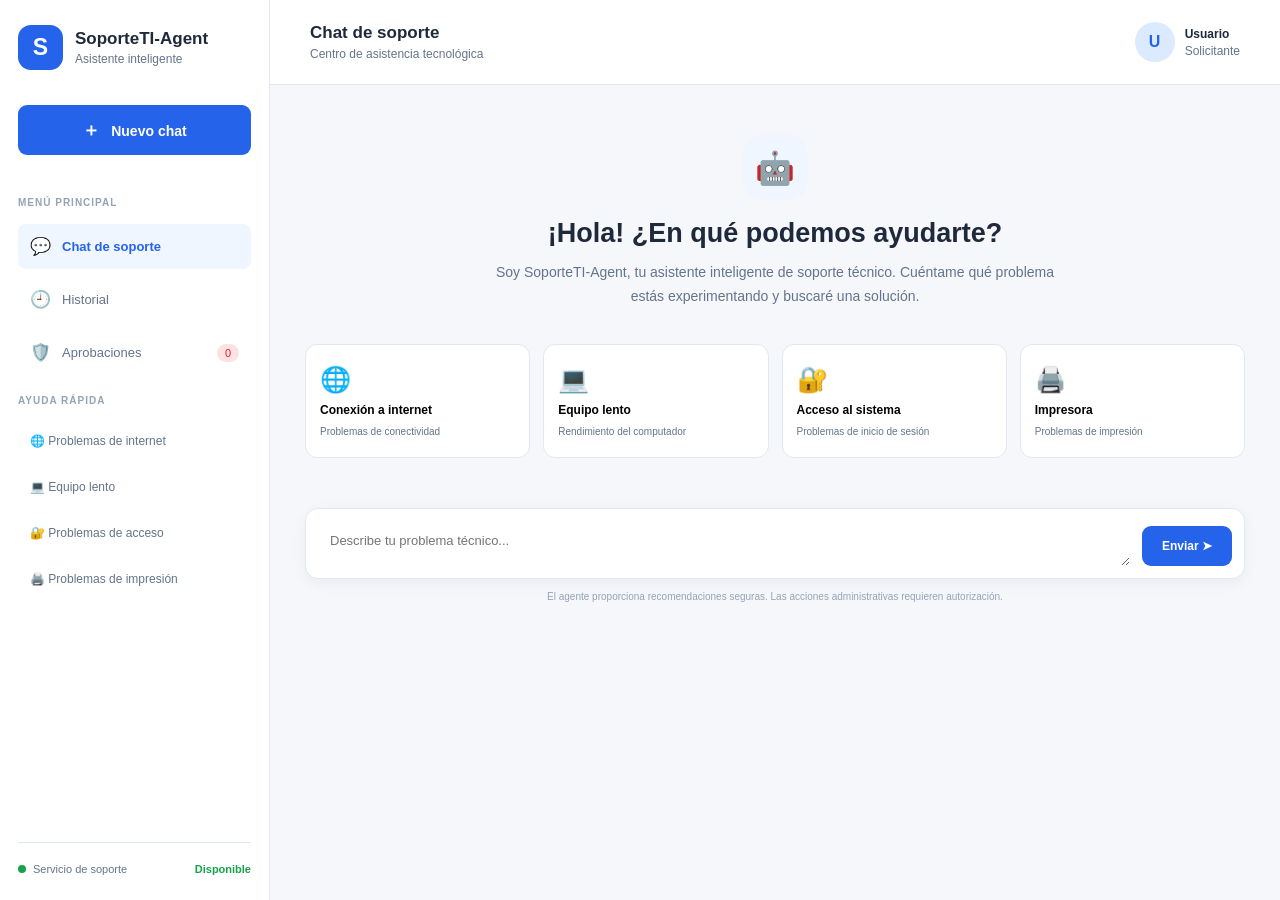
<file: frontend/index.html>
<!DOCTYPE html>
<html lang="es">
<head>
    <meta charset="UTF-8">
    <meta name="viewport" content="width=device-width, initial-scale=1.0">
    <meta name="description" content="Agente inteligente de soporte TI">
    <title>SoporteTI-Agent | Asistente de soporte</title>

    <link rel="stylesheet" href="css/styles.css">
</head>

<body>

    <div class="app-container">

        <!-- MENU LATERAL -->
        <aside class="sidebar">

            <div class="brand">
                <div class="brand-icon">S</div>
                <div>
                    <h2>SoporteTI-Agent</h2>
                    <span>Asistente inteligente</span>
                </div>
            </div>

            <button class="new-chat" id="newChat">
                <span>＋</span> Nuevo chat
            </button>

            <nav class="navigation">

                <p class="nav-title">MENÚ PRINCIPAL</p>

                <a href="#" class="nav-link active" data-section="chat">
                    <span>💬</span> Chat de soporte
                </a>

                <a href="#" class="nav-link" data-section="history">
                    <span>🕘</span> Historial
                </a>

                <a href="#" class="nav-link" data-section="approval">
                    <span>🛡️</span> Aprobaciones
                    <span class="nav-badge" id="approvalCount">0</span>
                </a>

                <p class="nav-title">AYUDA RÁPIDA</p>

                <button class="quick-option" data-question="No tengo conexión a internet">
                    🌐 Problemas de internet
                </button>

                <button class="quick-option" data-question="Mi computador está lento">
                    💻 Equipo lento
                </button>

                <button class="quick-option" data-question="No puedo iniciar sesión">
                    🔐 Problemas de acceso
                </button>

                <button class="quick-option" data-question="Tengo problemas con mi impresora">
                    🖨️ Problemas de impresión
                </button>

            </nav>

            <div class="sidebar-footer">
                <div class="status-dot"></div>
                <span>Servicio de soporte</span>
                <strong>Disponible</strong>
            </div>

        </aside>


        <!-- CONTENIDO PRINCIPAL -->
        <main class="main-content">

            <header class="topbar">

                <div>
                    <h3 id="pageTitle">Chat de soporte</h3>
                    <p>Centro de asistencia tecnológica</p>
                </div>

                <div class="user-profile">
                    <div class="user-avatar">U</div>
                    <div>
                        <strong>Usuario</strong>
                        <span>Solicitante</span>
                    </div>
                </div>

            </header>


            <!-- SECCION CHAT -->
            <section class="chat-section" id="chatSection">

                <div class="welcome-message">

                    <div class="welcome-icon">🤖</div>

                    <h1>¡Hola! ¿En qué podemos ayudarte?</h1>

                    <p>
                        Soy SoporteTI-Agent, tu asistente inteligente
                        de soporte técnico. Cuéntame qué problema
                        estás experimentando y buscaré una solución.
                    </p>

                </div>


                <!-- ACCESOS RAPIDOS -->
                <div class="quick-cards">

                    <button class="quick-card" data-question="No tengo conexión a internet">
                        <span>🌐</span>
                        <strong>Conexión a internet</strong>
                        <small>Problemas de conectividad</small>
                    </button>

                    <button class="quick-card" data-question="Mi computador está lento">
                        <span>💻</span>
                        <strong>Equipo lento</strong>
                        <small>Rendimiento del computador</small>
                    </button>

                    <button class="quick-card" data-question="No puedo iniciar sesión">
                        <span>🔐</span>
                        <strong>Acceso al sistema</strong>
                        <small>Problemas de inicio de sesión</small>
                    </button>

                    <button class="quick-card" data-question="Tengo problemas con mi impresora">
                        <span>🖨️</span>
                        <strong>Impresora</strong>
                        <small>Problemas de impresión</small>
                    </button>

                </div>


                <!-- CONVERSACION -->
                <div class="conversation" id="conversation"></div>


                <!-- RESPUESTAS QUE REQUIEREN APROBACION -->
                <div id="approvalNotice" class="approval-notice hidden">
                    <strong>⚠️ Revisión humana requerida</strong>
                    <p>
                        Este caso necesita aprobación antes de continuar.
                    </p>
                </div>


                <!-- CAMPO DE MENSAJE -->
                <form class="chat-input-container" id="chatForm">

                    <textarea
                        id="messageInput"
                        placeholder="Describe tu problema técnico..."
                        rows="1"
                        required
                    ></textarea>

                    <button type="submit" id="sendButton">
                        Enviar ➤
                    </button>

                </form>

                <p class="input-disclaimer">
                    El agente proporciona recomendaciones seguras.
                    Las acciones administrativas requieren autorización.
                </p>

            </section>


            <!-- SECCION HISTORIAL -->
            <section class="content-section hidden" id="historySection">

                <h1>Historial de conversaciones</h1>

                <p>Consulta tus conversaciones anteriores.</p>

                <div id="historyList" class="history-list">
                    <div class="empty-state">
                        <span>🕘</span>
                        <h3>No hay conversaciones todavía</h3>
                        <p>Cuando utilices el agente, aparecerán aquí.</p>
                    </div>
                </div>

            </section>


            <!-- SECCION APROBACIONES -->
            <section class="content-section hidden" id="approvalSection">

                <h1>Casos pendientes de aprobación</h1>

                <p>Solicitudes que requieren revisión humana.</p>

                <div id="approvalList" class="approval-list">
                    <div class="empty-state">
                        <span>🛡️</span>
                        <h3>No tienes casos pendientes</h3>
                        <p>Los casos que necesiten autorización aparecerán aquí.</p>
                    </div>
                </div>

            </section>

        </main>

    </div>

    <script src="js/app.js"></script>

</body>
</html>
</file>
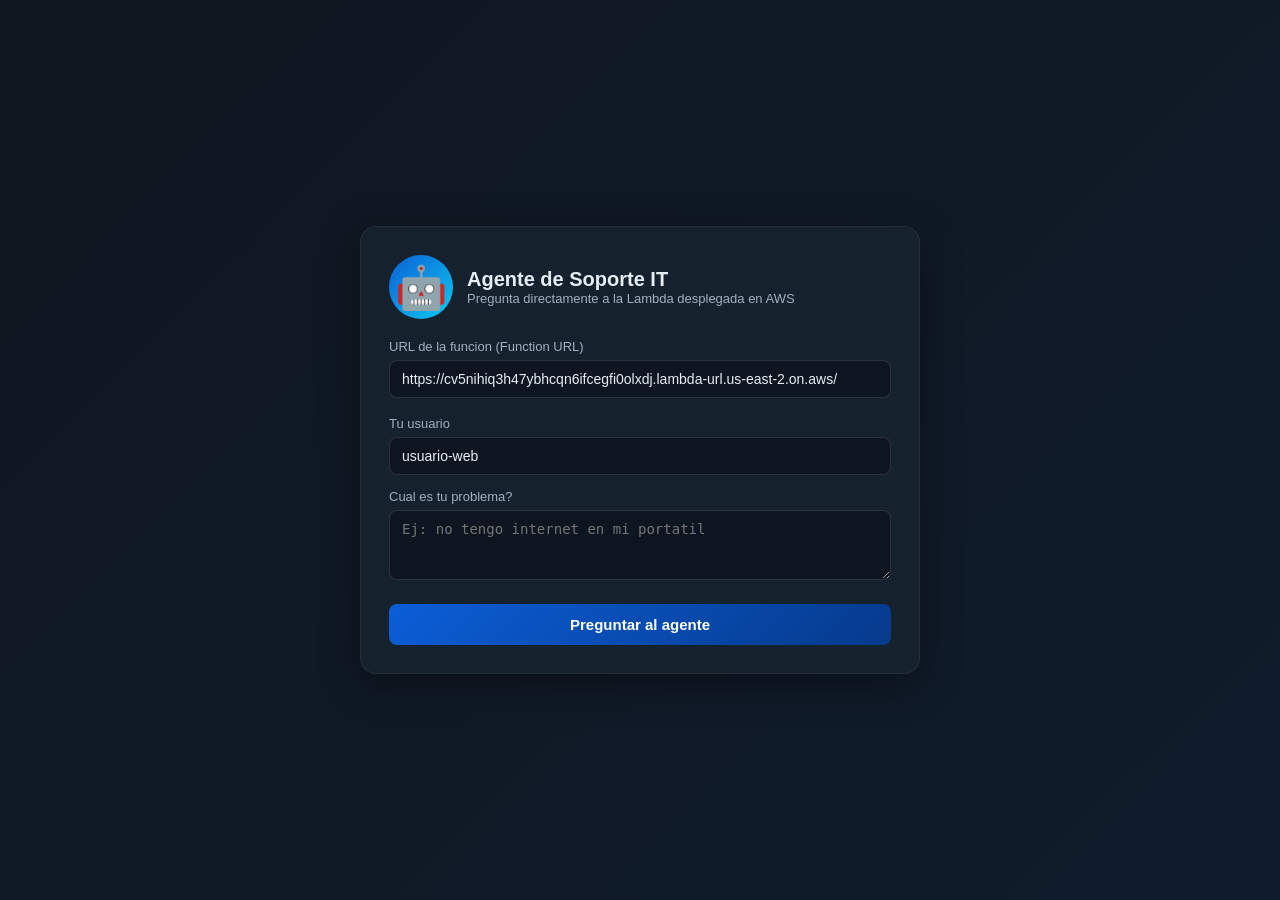
<file: lambda/agentesoporit-lambda-v01/test-agente.html>
<!DOCTYPE html>
<html lang="es">
<head>
<meta charset="UTF-8">
<title>Agente de Soporte IT</title>
<style>
  :root {
    --azul: #0b5ed7;
    --azul-oscuro: #063a8c;
    --teal: #0dcaf0;
    --fondo: #0f1720;
    --tarjeta: #16212e;
    --texto: #e6edf3;
    --texto-suave: #9fb0c0;
    --exito: #2ecc71;
    --alerta: #f1c40f;
  }
  * { box-sizing: border-box; }
  body {
    margin: 0;
    min-height: 100vh;
    background: linear-gradient(135deg, var(--fondo), #101c2c);
    font-family: "Segoe UI", Arial, sans-serif;
    color: var(--texto);
    display: flex;
    align-items: center;
    justify-content: center;
    padding: 24px;
  }
  .card {
    width: 100%;
    max-width: 560px;
    background: var(--tarjeta);
    border-radius: 16px;
    box-shadow: 0 10px 40px rgba(0,0,0,0.4);
    padding: 28px;
    border: 1px solid rgba(255,255,255,0.06);
  }
  .header {
    display: flex;
    align-items: center;
    gap: 14px;
    margin-bottom: 20px;
  }
  .robot {
    font-size: 42px;
    background: linear-gradient(135deg, var(--azul), var(--teal));
    width: 64px;
    height: 64px;
    border-radius: 50%;
    display: flex;
    align-items: center;
    justify-content: center;
  }
  h1 {
    font-size: 20px;
    margin: 0;
  }
  h1 span {
    display: block;
    font-size: 13px;
    font-weight: normal;
    color: var(--texto-suave);
  }
  label {
    display: block;
    font-size: 13px;
    color: var(--texto-suave);
    margin: 14px 0 6px;
  }
  input, textarea {
    width: 100%;
    padding: 10px 12px;
    border-radius: 8px;
    border: 1px solid rgba(255,255,255,0.12);
    background: #0d1620;
    color: var(--texto);
    font-size: 14px;
  }
  textarea { resize: vertical; min-height: 70px; }
  button {
    margin-top: 20px;
    width: 100%;
    padding: 12px;
    border: none;
    border-radius: 8px;
    background: linear-gradient(135deg, var(--azul), var(--azul-oscuro));
    color: white;
    font-size: 15px;
    font-weight: 600;
    cursor: pointer;
  }
  button:hover { filter: brightness(1.1); }
  button:disabled { opacity: 0.6; cursor: not-allowed; }
  .respuesta {
    margin-top: 20px;
    padding: 16px;
    border-radius: 10px;
    background: #0d1620;
    border-left: 4px solid var(--teal);
    display: none;
    white-space: pre-wrap;
    font-size: 14px;
  }
  .respuesta.ok { border-left-color: var(--exito); }
  .respuesta.escalar { border-left-color: var(--alerta); }
  .respuesta.error { border-left-color: #e74c3c; }
  .meta {
    margin-top: 10px;
    font-size: 12px;
    color: var(--texto-suave);
  }
  .url-config {
    margin-bottom: 4px;
  }
</style>
</head>
<body>
  <div class="card">
    <div class="header">
      <div class="robot">🤖</div>
      <h1>Agente de Soporte IT
        <span>Pregunta directamente a la Lambda desplegada en AWS</span>
      </h1>
    </div>

    <label for="url">URL de la funcion (Function URL)</label>
    <input id="url" class="url-config" type="text"
      value="https://cv5nihiq3h47ybhcqn6ifcegfi0olxdj.lambda-url.us-east-2.on.aws/" />

    <label for="userId">Tu usuario</label>
    <input id="userId" type="text" value="usuario-web" />

    <label for="question">Cual es tu problema?</label>
    <textarea id="question" placeholder="Ej: no tengo internet en mi portatil"></textarea>

    <button id="btnPreguntar">Preguntar al agente</button>

    <div id="respuesta" class="respuesta"></div>
  </div>

<script>
  const btn = document.getElementById("btnPreguntar");
  const caja = document.getElementById("respuesta");

  btn.addEventListener("click", async () => {
    const url = document.getElementById("url").value.trim();
    const userId = document.getElementById("userId").value.trim() || "usuario-web";
    const question = document.getElementById("question").value.trim();

    caja.style.display = "block";
    caja.className = "respuesta";
    caja.textContent = "Consultando al agente...";
    btn.disabled = true;

    const payload = {
      request_id: "req-" + Date.now(),
      user_id: userId,
      question: question,
      channel: "web-test"
    };

    try {
      const res = await fetch(url, {
        method: "POST",
        headers: { "Content-Type": "application/json" },
        body: JSON.stringify(payload)
      });
      const data = await res.json();

      if (data.status === "error") {
        caja.className = "respuesta error";
        caja.textContent = "Error: " + JSON.stringify(data.missing_fields || data);
      } else {
        caja.className = data.next_action === "escalar_a_humano" ? "respuesta escalar" : "respuesta ok";
        caja.innerHTML =
          "<strong>Respuesta:</strong> " + data.answer +
          '<div class="meta">Fuente: ' + data.source +
          " · Accion: " + data.next_action +
          " · request_id: " + data.request_id + "</div>";
      }
    } catch (err) {
      caja.className = "respuesta error";
      caja.textContent = "No se pudo conectar con la funcion: " + err.message;
    } finally {
      btn.disabled = false;
    }
  });
</script>
</body>
</html>
</file>
<file: frontend/css/styles.css>
/* =====================================
   CONFIGURACION GENERAL
===================================== */

:root {
    --primary: #2563eb;
    --primary-dark: #1d4ed8;
    --primary-light: #eff6ff;
    --background: #f5f7fb;
    --white: #ffffff;
    --text: #1e293b;
    --text-light: #64748b;
    --border: #e2e8f0;
    --success: #16a34a;
    --warning: #f59e0b;
    --shadow: 0 4px 15px rgba(15, 23, 42, 0.05);
}

* {
    margin: 0;
    padding: 0;
    box-sizing: border-box;
}

body {
    font-family: "Segoe UI", Arial, sans-serif;
    background: var(--background);
    color: var(--text);
}

button,
textarea {
    font-family: inherit;
}

button {
    cursor: pointer;
}


/* =====================================
   ESTRUCTURA PRINCIPAL
===================================== */

.app-container {
    display: flex;
    min-height: 100vh;
}


/* =====================================
   MENU LATERAL
===================================== */

.sidebar {
    width: 270px;
    min-height: 100vh;
    background: var(--white);
    border-right: 1px solid var(--border);
    padding: 25px 18px;
    display: flex;
    flex-direction: column;
    flex-shrink: 0;
}

.brand {
    display: flex;
    align-items: center;
    gap: 12px;
    margin-bottom: 35px;
}

.brand-icon {
    width: 45px;
    height: 45px;
    border-radius: 13px;
    background: var(--primary);
    color: white;
    display: flex;
    align-items: center;
    justify-content: center;
    font-size: 23px;
    font-weight: bold;
}

.brand h2 {
    font-size: 17px;
    color: var(--text);
}

.brand span {
    font-size: 12px;
    color: var(--text-light);
}

.new-chat {
    width: 100%;
    padding: 13px;
    border: none;
    border-radius: 9px;
    background: var(--primary);
    color: white;
    font-size: 14px;
    font-weight: 600;
    margin-bottom: 30px;
    transition: 0.2s;
}

.new-chat:hover {
    background: var(--primary-dark);
}

.new-chat span {
    font-size: 18px;
    margin-right: 7px;
}

.navigation {
    display: flex;
    flex-direction: column;
    gap: 8px;
}

.nav-title {
    font-size: 10px;
    font-weight: bold;
    letter-spacing: 1px;
    color: #94a3b8;
    margin: 12px 0 8px;
}

.nav-link,
.quick-option {
    display: flex;
    align-items: center;
    gap: 11px;
    padding: 12px;
    border-radius: 8px;
    text-decoration: none;
    color: var(--text-light);
    font-size: 13px;
    background: transparent;
    border: none;
    text-align: left;
    width: 100%;
    transition: 0.2s;
}

.nav-link:hover,
.quick-option:hover {
    background: var(--primary-light);
    color: var(--primary);
}

.nav-link.active {
    background: var(--primary-light);
    color: var(--primary);
    font-weight: 600;
}

.nav-link span:first-child {
    font-size: 17px;
}

.nav-badge {
    margin-left: auto;
    background: #fee2e2;
    color: #dc2626;
    border-radius: 20px;
    padding: 3px 8px;
    font-size: 11px;
}

.quick-option {
    font-size: 12px;
}

.sidebar-footer {
    margin-top: auto;
    border-top: 1px solid var(--border);
    padding-top: 20px;
    display: flex;
    align-items: center;
    gap: 7px;
    font-size: 11px;
    color: var(--text-light);
}

.sidebar-footer strong {
    color: var(--success);
    margin-left: auto;
}

.status-dot {
    width: 8px;
    height: 8px;
    border-radius: 50%;
    background: var(--success);
}


/* =====================================
   CONTENIDO PRINCIPAL
===================================== */

.main-content {
    flex: 1;
    min-width: 0;
    display: flex;
    flex-direction: column;
}

.topbar {
    height: 85px;
    background: var(--white);
    border-bottom: 1px solid var(--border);
    display: flex;
    justify-content: space-between;
    align-items: center;
    padding: 0 40px;
}

.topbar h3 {
    font-size: 17px;
    margin-bottom: 4px;
}

.topbar p {
    font-size: 12px;
    color: var(--text-light);
}

.user-profile {
    display: flex;
    align-items: center;
    gap: 10px;
}

.user-avatar {
    width: 40px;
    height: 40px;
    background: #dbeafe;
    color: var(--primary);
    border-radius: 50%;
    display: flex;
    align-items: center;
    justify-content: center;
    font-weight: bold;
}

.user-profile strong,
.user-profile span {
    display: block;
    font-size: 12px;
}

.user-profile span {
    color: var(--text-light);
    margin-top: 3px;
}


/* =====================================
   SECCION DEL CHAT
===================================== */

.chat-section {
    width: 100%;
    max-width: 1050px;
    margin: 0 auto;
    padding: 50px 35px 25px;
}

.welcome-message {
    text-align: center;
    margin-bottom: 35px;
}

.welcome-icon {
    width: 65px;
    height: 65px;
    margin: 0 auto 18px;
    background: var(--primary-light);
    border-radius: 20px;
    display: flex;
    align-items: center;
    justify-content: center;
    font-size: 32px;
}

.welcome-message h1 {
    font-size: 27px;
    margin-bottom: 12px;
}

.welcome-message p {
    max-width: 580px;
    margin: auto;
    color: var(--text-light);
    font-size: 14px;
    line-height: 1.7;
}


/* =====================================
   TARJETAS DE ACCESO RAPIDO
===================================== */

.quick-cards {
    display: grid;
    grid-template-columns: repeat(4, 1fr);
    gap: 13px;
    margin-bottom: 30px;
}

.quick-card {
    padding: 20px 14px;
    background: var(--white);
    border: 1px solid var(--border);
    border-radius: 12px;
    display: flex;
    flex-direction: column;
    align-items: flex-start;
    gap: 9px;
    text-align: left;
    transition: 0.2s;
}

.quick-card:hover {
    border-color: var(--primary);
    transform: translateY(-3px);
    box-shadow: var(--shadow);
}

.quick-card span {
    font-size: 25px;
}

.quick-card strong {
    font-size: 12px;
}

.quick-card small {
    font-size: 10px;
    color: var(--text-light);
}


/* =====================================
   AREA DE CONVERSACION
===================================== */

.conversation {
    display: flex;
    flex-direction: column;
    gap: 18px;
    margin-bottom: 20px;
}

.message {
    max-width: 80%;
    padding: 15px 18px;
    border-radius: 13px;
    font-size: 13px;
    line-height: 1.7;
    white-space: pre-wrap;
    overflow-wrap: anywhere;
}

.message.user {
    align-self: flex-end;
    background: var(--primary);
    color: white;
    border-bottom-right-radius: 3px;
}

.message.agent {
    align-self: flex-start;
    background: white;
    border: 1px solid var(--border);
    border-bottom-left-radius: 3px;
}

.message strong {
    display: block;
    margin-bottom: 5px;
}


/* =====================================
   CAMPO DE MENSAJE
===================================== */

.chat-input-container {
    display: flex;
    align-items: flex-end;
    gap: 12px;
    background: white;
    border: 1px solid var(--border);
    padding: 12px;
    border-radius: 13px;
    box-shadow: var(--shadow);
}

.chat-input-container:focus-within {
    border-color: var(--primary);
}

.chat-input-container textarea {
    flex: 1;
    resize: vertical;
    min-height: 45px;
    max-height: 150px;
    border: none;
    outline: none;
    padding: 12px;
    font-size: 13px;
    color: var(--text);
}

.chat-input-container button {
    background: var(--primary);
    color: white;
    border: none;
    border-radius: 9px;
    padding: 13px 20px;
    font-size: 12px;
    font-weight: bold;
}

.chat-input-container button:hover {
    background: var(--primary-dark);
}

.chat-input-container button:disabled {
    opacity: 0.6;
    cursor: not-allowed;
}

.input-disclaimer {
    text-align: center;
    color: #94a3b8;
    font-size: 10px;
    margin-top: 12px;
}


/* =====================================
   HISTORIAL Y APROBACIONES
===================================== */

.content-section {
    max-width: 1050px;
    width: 100%;
    margin: 0 auto;
    padding: 45px 35px;
}

.content-section h1 {
    font-size: 24px;
    margin-bottom: 10px;
}

.content-section > p {
    color: var(--text-light);
    font-size: 13px;
    margin-bottom: 25px;
}

.empty-state {
    text-align: center;
    background: white;
    border: 1px solid var(--border);
    border-radius: 13px;
    padding: 55px 20px;
}

.empty-state span {
    font-size: 35px;
}

.empty-state h3 {
    margin: 15px 0 8px;
    font-size: 15px;
}

.empty-state p {
    color: var(--text-light);
    font-size: 12px;
}

.hidden {
    display: none !important;
}


/* =====================================
   AVISO DE APROBACION
===================================== */

.approval-notice {
    background: #fffbeb;
    border: 1px solid #fde68a;
    color: #92400e;
    border-radius: 10px;
    padding: 15px;
    margin-bottom: 15px;
    font-size: 13px;
}

.approval-notice p {
    margin-top: 6px;
    font-size: 12px;
}


/* =====================================
   DISEÑO RESPONSIVE
===================================== */

@media (max-width: 1000px) {
    .quick-cards {
        grid-template-columns: repeat(2, 1fr);
    }

    .chat-section {
        padding: 35px 20px;
    }
}

@media (max-width: 650px) {
    .app-container {
        flex-direction: column;
    }

    .sidebar {
        width: 100%;
        min-height: auto;
        padding: 15px;
    }

    .brand {
        margin-bottom: 15px;
    }

    .navigation {
        display: none;
    }

    .new-chat {
        margin-bottom: 10px;
    }

    .sidebar-footer {
        display: none;
    }

    .topbar {
        padding: 0 18px;
        height: 70px;
    }

    .chat-section {
        padding: 30px 15px;
    }

    .welcome-message h1 {
        font-size: 22px;
    }

    .quick-cards {
        grid-template-columns: repeat(2, 1fr);
    }

    .quick-card {
        padding: 14px 10px;
    }

    .message {
        max-width: 95%;
    }

    .content-section {
        padding: 30px 15px;
    }
}

/* TARJETAS DE HISTORIAL Y APROBACIONES */

.history-list,
.approval-list {
    display: flex;
    flex-direction: column;
    gap: 12px;
}

.history-card,
.approval-card {
    width: 100%;
    padding: 18px;
    background: white;
    border: 1px solid var(--border);
    border-radius: 12px;
    text-align: left;
}

.history-card {
    cursor: pointer;
}

.history-card:hover {
    border-color: var(--primary);
    background: var(--primary-light);
}

.history-card strong,
.history-card small {
    display: block;
}

.history-card strong {
    color: var(--text);
    font-size: 13px;
    margin-bottom: 7px;
}

.history-card small {
    color: var(--text-light);
    font-size: 11px;
}

.approval-card h3 {
    font-size: 14px;
    margin-bottom: 10px;
}

.approval-card p {
    color: var(--text-light);
    font-size: 12px;
    line-height: 1.6;
    margin-bottom: 12px;
}

.approval-card span {
    display: inline-block;
    background: #fef3c7;
    color: #92400e;
    padding: 5px 10px;
    border-radius: 15px;
    font-size: 11px;
}
</file>
